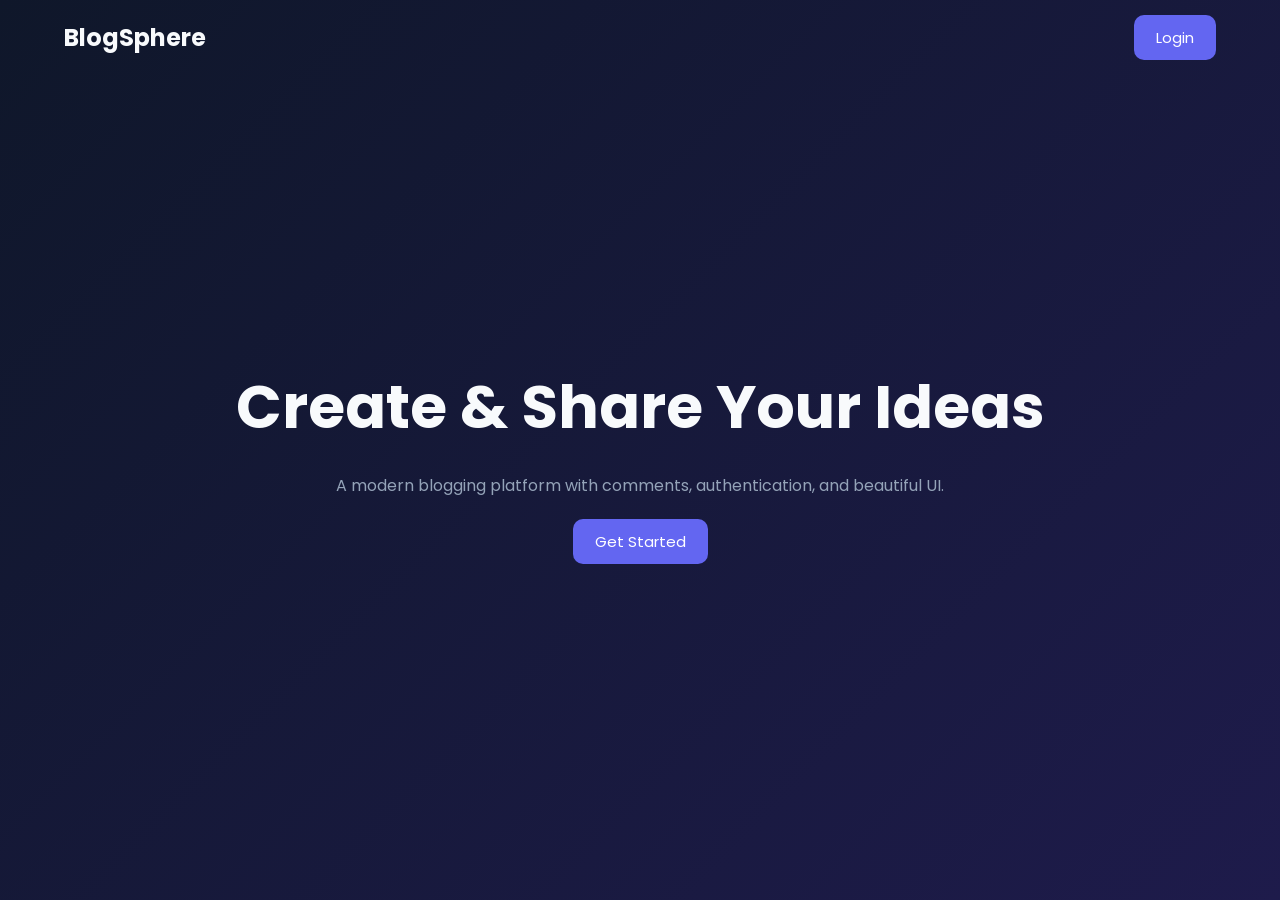
<file: index.html>
<html lang="en">
<head>
  <meta charset="UTF-8" />
  <meta name="viewport" content="width=device-width, initial-scale=1.0"/>
  <title>BlogSphere</title>
<link rel="preconnect" href="https://fonts.googleapis.com">
<link href="https://fonts.googleapis.com/css2?family=Poppins:wght@300;400;500;600;700&display=swap" rel="stylesheet">
<!DOCTYPE html>
  <link rel="stylesheet" href="css/style.css">

  <link rel="preconnect" href="https://fonts.googleapis.com">
  <link href="https://fonts.googleapis.com/css2?family=Poppins:wght@300;400;500;600;700&display=swap" rel="stylesheet">
</head>

<body>

  <nav class="navbar">
    <div class="container">
      <h2>BlogSphere</h2>

      <div>
        <a href="login.html" class="btn">Login</a>
      </div>
    </div>
  </nav>

  <section class="hero">
    <div class="container hero-content">
      <h1>Create & Share Your Ideas</h1>

      <p>
        A modern blogging platform with comments,
        authentication, and beautiful UI.
      </p>

      <a href="register.html" class="btn">
        Get Started
      </a>
    </div>
  </section>

</body>
</html>
</file>
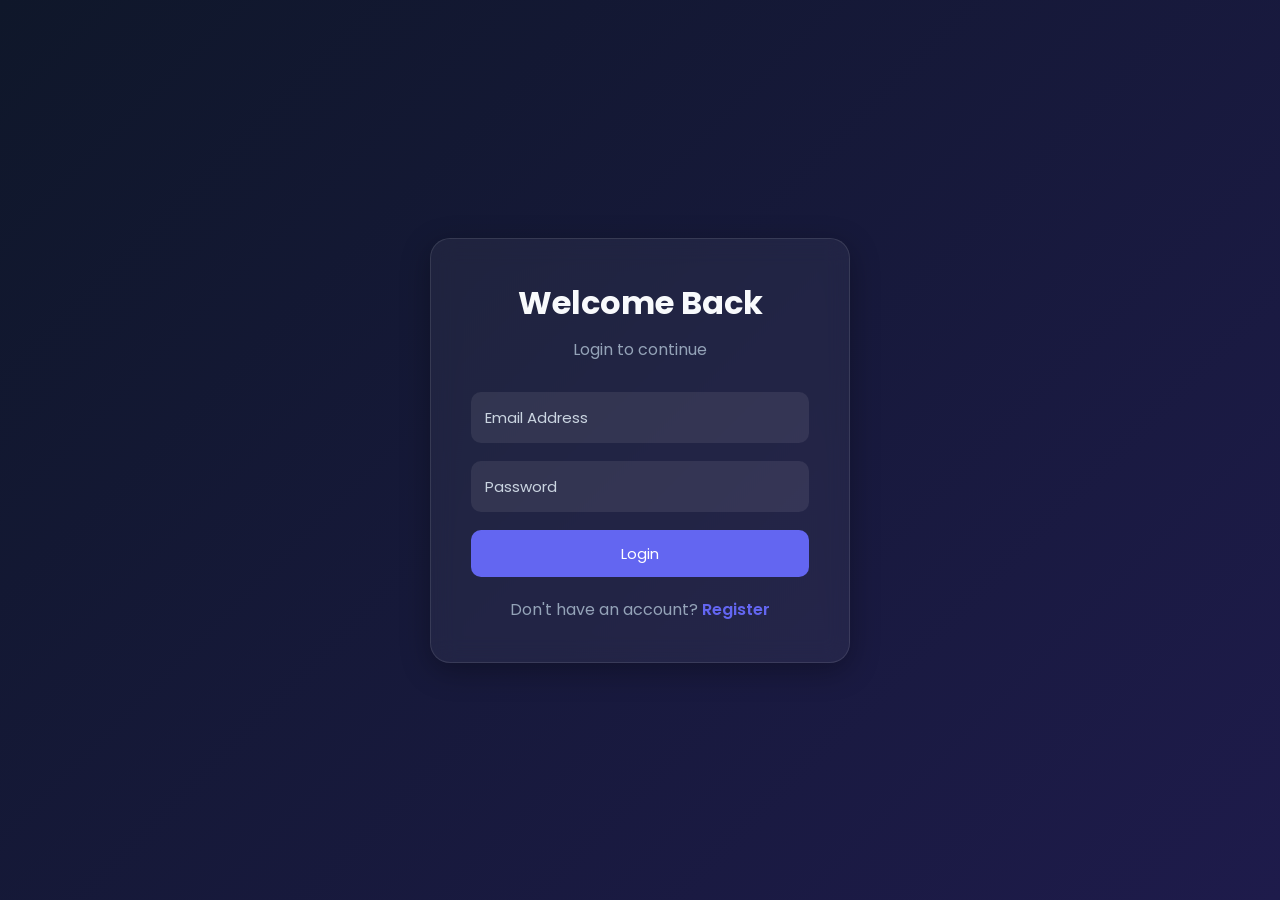
<file: dashboard.html>
<link rel="preconnect" href="https://fonts.googleapis.com">
<link href="https://fonts.googleapis.com/css2?family=Poppins:wght@300;400;500;600;700&display=swap" rel="stylesheet">
<!DOCTYPE html>
<html lang="en">
<head>
  <meta charset="UTF-8">
  <meta name="viewport" content="width=device-width, initial-scale=1.0">

  <title>Dashboard - BlogSphere</title>

  <link rel="stylesheet" href="css/style.css">
  <link rel="stylesheet" href="css/dashboard.css">

  <link rel="preconnect" href="https://fonts.googleapis.com">
  <link href="https://fonts.googleapis.com/css2?family=Poppins:wght@300;400;500;600;700&display=swap" rel="stylesheet">
</head>

<body>

  <!-- NAVBAR -->
  <nav class="dashboard-nav">

    <div class="container nav-content">

      <h2>BlogSphere</h2>

      <div class="nav-right">

        <span id="welcomeUser"></span>

        <button class="btn logout-btn" id="logoutBtn">
          Logout
        </button>

      </div>

    </div>

  </nav>


<section class="profile-section container">

  <div class="profile-card">

    <div class="profile-left">

      <div class="profile-avatar">
        👤
      </div>

      <div>

        <h2 id="profileName"></h2>

        <p>Content Creator</p>

      </div>

    </div>

    <div class="profile-stats">

      <div>
        <h3 id="totalPosts">0</h3>
        <span>Posts</span>
      </div>

      <div>
        <h3 id="totalLikes">0</h3>
        <span>Likes</span>
      </div>

    </div>

  </div>

</section>
  <!-- CREATE POST -->
  <section class="create-post-section container">

    <div class="create-post-card">

      <h2>Create Blog Post</h2>

      <form id="postForm">

        <input
          type="text"
          id="postTitle"
          placeholder="Post Title"
          required
        >

        <textarea
          id="postContent"
          rows="6"
          placeholder="Write your content..."
          required
        ></textarea>
        <div class="upload-area">

  <label for="postImage" class="upload-label">

    <div class="upload-content">

      <div class="upload-icon">
        📷
      </div>

      <h3>Upload Photo</h3>

      <p>
        Drag & drop or click to upload image
      </p>

    </div>

  </label>

  <input
    type="file"
    id="postImage"
    accept="image/*"
    hidden
  >

  <img id="imagePreview">

</div>
        <button type="submit" class="btn">
          Publish Post
        </button>

      </form>

    </div>

  </section>



  <!-- POSTS -->
  <section class="posts-section container">

    <div class="posts-header">

  <h2 class="section-title">
    Latest Posts
  </h2>

  <input
    type="text"
    id="searchInput"
    placeholder="Search posts..."
  >

</div>
 <div id="postsContainer" class="posts-grid"></div>
  </section>
<footer class="dashboard-footer">

  <div class="container">

    <h2>BlogSphere</h2>

    <p>
      © 2026 BlogSphere. Built with ❤️ by Praneeth Reddy
    </p>

  </div>

</footer>
<script src="js/main.js"></script>
  <script src="js/dashboard.js"></script>

</body>
</html>
</file>
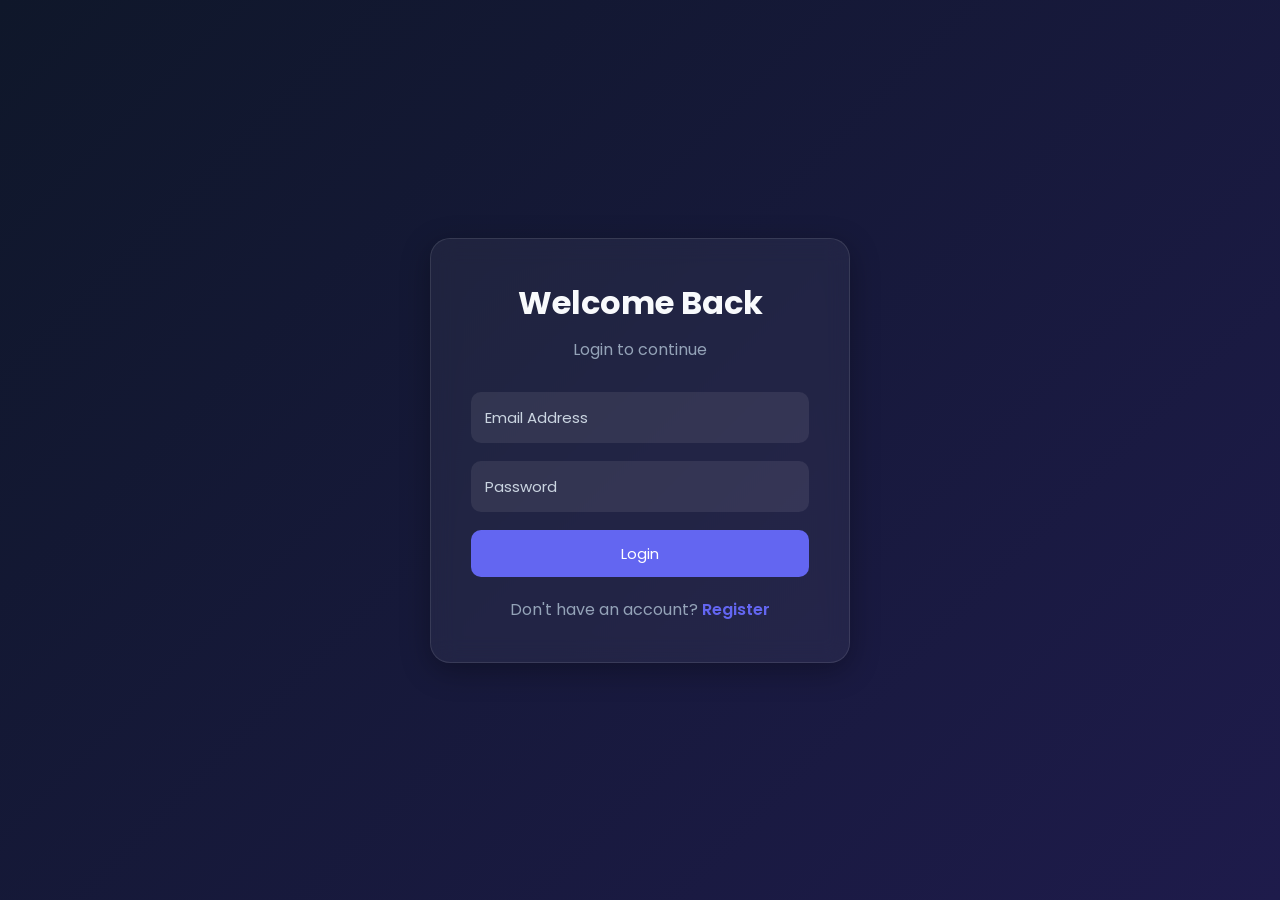
<file: login.html>
<link rel="preconnect" href="https://fonts.googleapis.com">
<link href="https://fonts.googleapis.com/css2?family=Poppins:wght@300;400;500;600;700&display=swap" rel="stylesheet">
<!DOCTYPE html>
<html lang="en">
<head>
  <meta charset="UTF-8">
  <meta name="viewport" content="width=device-width, initial-scale=1.0">

  <title>Login - BlogSphere</title>

  <link rel="stylesheet" href="css/style.css">
  <link rel="stylesheet" href="css/auth.css">

  <link rel="preconnect" href="https://fonts.googleapis.com">
  <link href="https://fonts.googleapis.com/css2?family=Poppins:wght@300;400;500;600;700&display=swap" rel="stylesheet">
</head>

<body>

  <div class="auth-container">

    <form class="auth-card" id="loginForm">

      <h1>Welcome Back</h1>

      <p>Login to continue</p>

      <input 
        type="email"
        id="loginEmail"
        placeholder="Email Address"
        required
      >

      <input 
        type="password"
        id="loginPassword"
        placeholder="Password"
        required
      >

      <button type="submit" class="btn">
        Login
      </button>

      <div class="auth-link">
        Don't have an account?
        <a href="register.html">Register</a>
      </div>

    </form>

  </div>
<script src="js/main.js"></script>
  <script src="js/auth.js"></script>

</body>
</html>
</file>
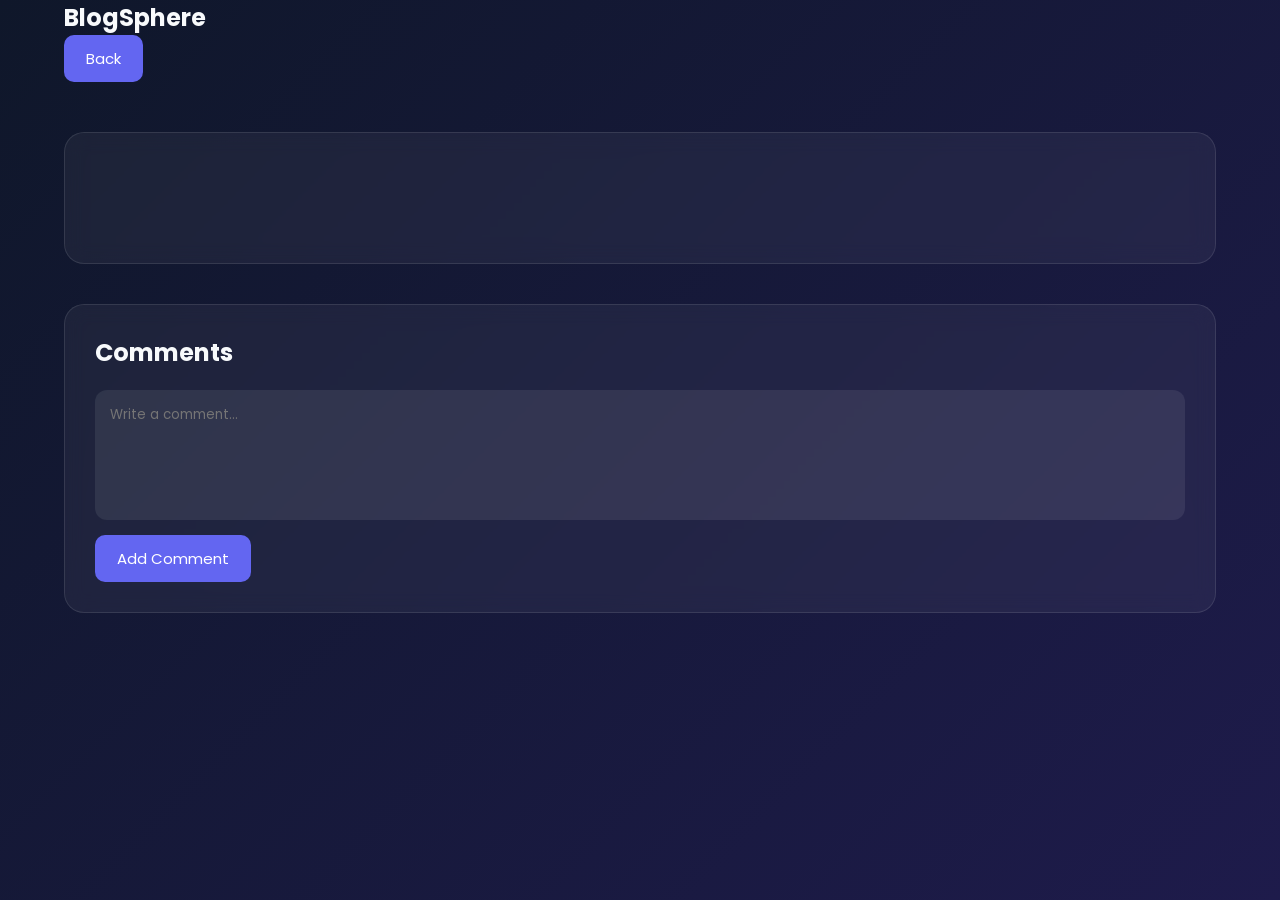
<file: post.html>
<link rel="preconnect" href="https://fonts.googleapis.com">
<link href="https://fonts.googleapis.com/css2?family=Poppins:wght@300;400;500;600;700&display=swap" rel="stylesheet">
<!DOCTYPE html>
<html lang="en">
<head>
  <meta charset="UTF-8">
  <meta name="viewport" content="width=device-width, initial-scale=1.0">

  <title>Post - BlogSphere</title>

  <link rel="stylesheet" href="css/style.css">
  <link rel="stylesheet" href="css/post.css">

  <link rel="preconnect" href="https://fonts.googleapis.com">
  <link href="https://fonts.googleapis.com/css2?family=Poppins:wght@300;400;500;600;700&display=swap" rel="stylesheet">
</head>

<body>

  <!-- NAVBAR -->
  <nav class="dashboard-nav">

    <div class="container nav-content">

      <h2>
        <a href="dashboard.html">BlogSphere</a>
      </h2>

      <button class="btn" id="backBtn">
        Back
      </button>

    </div>

  </nav>



  <!-- POST DETAILS -->
  <section class="container post-section">

    <div class="post-wrapper">

      <h1 id="postTitle"></h1>

      <div class="post-meta">

        <span id="postAuthor"></span>

        <span id="postDate"></span>

      </div>

      <p id="postContent"></p>

    </div>



    <!-- COMMENTS -->
    <div class="comments-wrapper">

      <h2>Comments</h2>

      <form id="commentForm">

        <textarea
          id="commentInput"
          rows="5"
          placeholder="Write a comment..."
          required
        ></textarea>

        <button class="btn" type="submit">
          Add Comment
        </button>

      </form>

      <div id="commentsContainer"></div>

    </div>

  </section>
<script src="js/main.js"></script>
  <script src="js/post.js"></script>

</body>
</html>
</file>
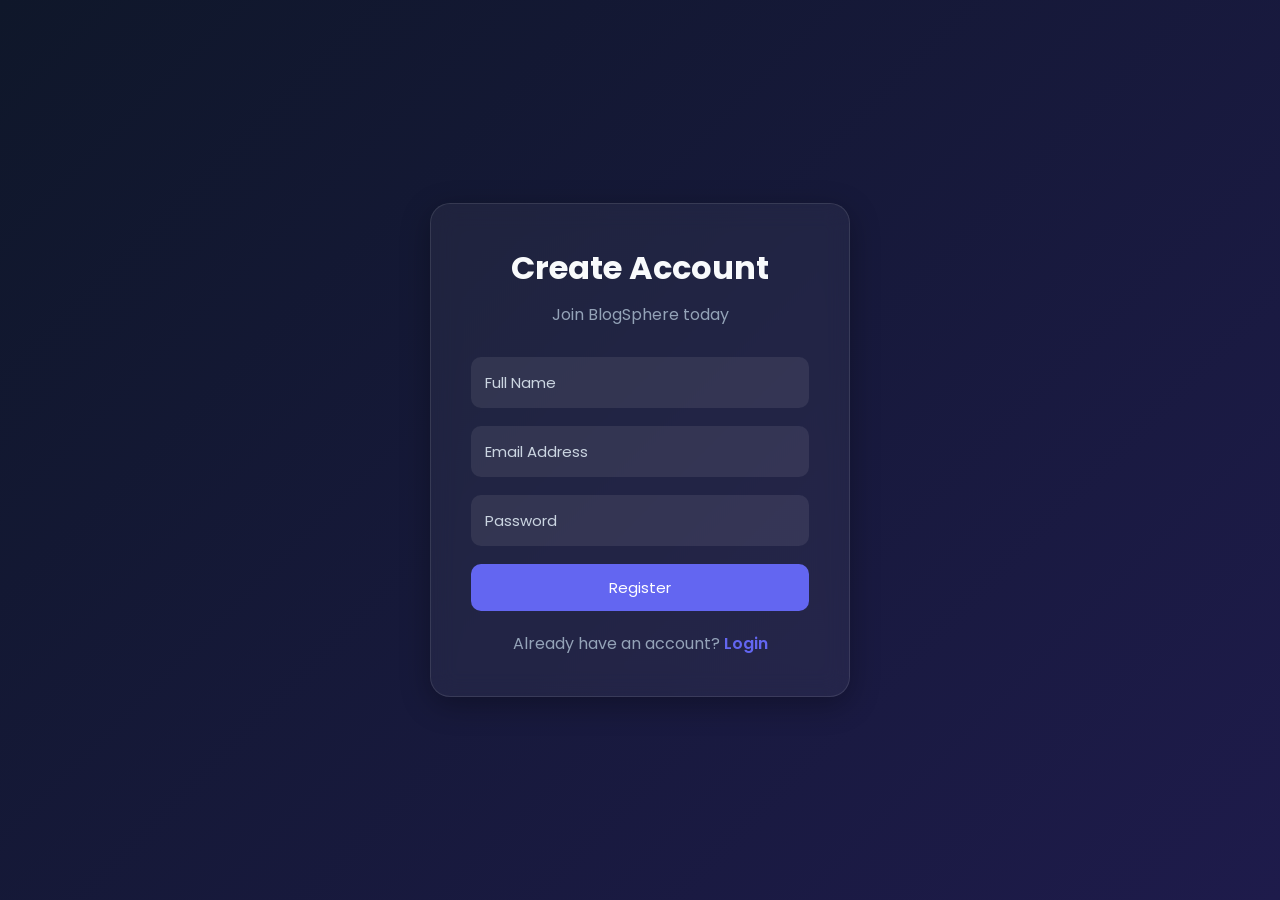
<file: register.html>
<link rel="preconnect" href="https://fonts.googleapis.com">
<link href="https://fonts.googleapis.com/css2?family=Poppins:wght@300;400;500;600;700&display=swap" rel="stylesheet">
<!DOCTYPE html>
<html lang="en">
<head>
  <meta charset="UTF-8">
  <meta name="viewport" content="width=device-width, initial-scale=1.0">
  <title>Register - BlogSphere</title>

  <link rel="stylesheet" href="css/style.css">
  <link rel="stylesheet" href="css/auth.css">

  <link rel="preconnect" href="https://fonts.googleapis.com">
  <link href="https://fonts.googleapis.com/css2?family=Poppins:wght@300;400;500;600;700&display=swap" rel="stylesheet">
</head>

<body>

  <div class="auth-container">

    <form class="auth-card" id="registerForm">

      <h1>Create Account</h1>

      <p>Join BlogSphere today</p>

      <input 
        type="text"
        id="name"
        placeholder="Full Name"
        required
      >

      <input 
        type="email"
        id="email"
        placeholder="Email Address"
        required
      >

      <input 
        type="password"
        id="password"
        placeholder="Password"
        required
      >

      <button type="submit" class="btn">
        Register
      </button>

      <div class="auth-link">
        Already have an account?
        <a href="login.html">Login</a>
      </div>

    </form>

  </div>
<script src="js/main.js"></script>
  <script src="js/auth.js"></script>

</body>
</html>
</file>
<file: css/style.css>
:root{
  --bg:#0f172a;
  --card:#1e293b;
  --primary:#6366f1;
  --secondary:#8b5cf6;
  --text:#f8fafc;
  --muted:#94a3b8;
  --danger:#ef4444;
  --success:#22c55e;
}

*{
  margin:0;
  padding:0;
  box-sizing:border-box;
  font-family:'Poppins',sans-serif;
}

body{
  background:linear-gradient(135deg,#0f172a,#1e1b4b);
  color:var(--text);
  min-height:100vh;
}

a{
  text-decoration:none;
  color:inherit;
}

.container{
  width:90%;
  max-width:1200px;
  margin:auto;
}

.btn{
  padding:12px 22px;
  border:none;
  border-radius:10px;
  cursor:pointer;
  font-size:15px;
  transition:.3s;
  background:var(--primary);
  color:white;
}

.btn:hover{
  transform:translateY(-2px);
  background:var(--secondary);
}

.card{
  background:rgba(255,255,255,0.05);
  backdrop-filter:blur(10px);
  border:1px solid rgba(255,255,255,0.1);
  border-radius:20px;
}
.navbar{
  padding:20px 0;
}

.navbar .container{
  display:flex;
  justify-content:space-between;
  align-items:center;
}

.hero{
  display:flex;
  align-items:center;
  justify-content:center;
  height:85vh;
  text-align:center;
}

.hero-content h1{
  font-size:60px;
  margin-bottom:20px;
}

.hero-content p{
  color:var(--muted);
  max-width:700px;
  margin:auto;
  margin-bottom:30px;
  line-height:1.7;
}
.toast{
  position:fixed;
  top:30px;
  right:30px;
  background:#22c55e;
  color:white;
  padding:15px 25px;
  border-radius:10px;
  z-index:999;
  animation:slideIn .3s ease;
}

@keyframes slideIn{
  from{
    transform:translateX(100%);
    opacity:0;
  }
  to{
    transform:translateX(0);
    opacity:1;
  }
}
</file>
<file: css/dashboard.css>
.dashboard-nav{
  padding:20px 0;
  border-bottom:1px solid rgba(255,255,255,0.1);
  backdrop-filter:blur(10px);
}

.nav-content{
  display:flex;
  justify-content:space-between;
  align-items:center;
}

.nav-right{
  display:flex;
  align-items:center;
  gap:20px;
}

#welcomeUser{
  color:#cbd5e1;
}

.create-post-section{
  padding:50px 0;
}

.create-post-card{
  background:rgba(255,255,255,0.05);
  border:1px solid rgba(255,255,255,0.1);
  padding:30px;
  border-radius:20px;
  backdrop-filter:blur(10px);
}

.create-post-card h2{
  margin-bottom:20px;
}

#createPostForm{
  display:flex;
  flex-direction:column;
}

.create-post-card input,
.create-post-card textarea{
  width:100%;
  padding:15px;
  margin-bottom:20px;
  border:none;
  outline:none;
  border-radius:12px;
  background:rgba(255,255,255,0.08);
  color:white;
  font-size:15px;
}

.create-post-card textarea{
  resize:none;
}

.posts-section{
  padding-bottom:60px;
}

.section-title{
  margin-bottom:30px;
}

.posts-grid{
  display:grid;
  grid-template-columns:repeat(auto-fit,minmax(320px,1fr));
  gap:25px;
}

.post-card{
  padding:25px;
  border-radius:20px;
  background:rgba(255,255,255,0.05);
  border:1px solid rgba(255,255,255,0.1);
  backdrop-filter:blur(10px);
  transition:.3s;
}

.post-card:hover{
  transform:translateY(-5px);
}

.post-card h3{
  margin-bottom:15px;
}

.post-card p{
  color:#cbd5e1;
  line-height:1.7;
  margin-bottom:20px;
}

.post-actions{
  display:flex;
  gap:10px;
}

.delete-btn{
  background:#ef4444;
}

.edit-btn{
  background:#f59e0b;
}

.empty-post{
  text-align:center;
  color:#cbd5e1;
  margin-top:30px;
}
.posts-header{
  display:flex;
  justify-content:space-between;
  align-items:center;
  gap:20px;
  margin-bottom:30px;
  flex-wrap:wrap;
}

#searchInput{
  padding:14px;
  border:none;
  outline:none;
  border-radius:12px;
  width:300px;
  background:rgba(255,255,255,0.08);
  color:white;
}

#searchInput::placeholder{
  color:#cbd5e1;
}
.dashboard-footer{
  padding:40px 0;
  border-top:1px solid rgba(255,255,255,0.1);
  text-align:center;
  margin-top:50px;
}

.dashboard-footer h2{
  margin-bottom:10px;
}

.dashboard-footer p{
  color:#cbd5e1;
}
@media(max-width:768px){

  .nav-content{
    flex-direction:column;
    gap:20px;
  }

  .hero-content h1{
    font-size:40px;
  }

  .post-wrapper h1{
    font-size:30px;
  }

  .posts-header{
    flex-direction:column;
    align-items:stretch;
  }

  #searchInput{
    width:100%;
  }

}
.upload-area{
  margin-bottom:25px;
}

.upload-label{
  width:100%;
  display:block;
  border:2px dashed rgba(255,255,255,0.2);
  border-radius:20px;
  padding:40px 20px;
  cursor:pointer;
  transition:.3s;
  background:rgba(255,255,255,0.03);
}

.upload-label:hover{
  border-color:#6366f1;
  background:rgba(99,102,241,0.08);
  transform:translateY(-2px);
}

.upload-content{
  text-align:center;
}

.upload-icon{
  font-size:50px;
  margin-bottom:15px;
}

.upload-content h3{
  margin-bottom:10px;
  font-size:22px;
}

.upload-content p{
  color:#cbd5e1;
}

#imagePreview{
  width:100%;
  max-height:400px;
  object-fit:cover;
  border-radius:20px;
  margin-top:20px;
  display:none;
  border:1px solid rgba(255,255,255,0.1);
}

.post-card img{
  width:100%;
  height:220px;
  object-fit:cover;
  border-radius:15px;
  margin-bottom:15px;
}
#imagePreview{
  width:100%;
  max-height:400px;
  object-fit:cover;
  border-radius:15px;
  margin-bottom:20px;
  border:1px solid rgba(255,255,255,0.1);
}

.post-card img{
  width:100%;
  height:220px;
  object-fit:cover;
  border-radius:15px;
  margin-bottom:15px;
}
.post-card img{
  width:100%;
  height:220px;
  object-fit:cover;
  border-radius:15px;
  margin-bottom:15px;
}

#imagePreview{
  width:100%;
  max-height:400px;
  object-fit:cover;
  border-radius:15px;
  margin-bottom:20px;
}
.like-btn{
  background:#e11d48;
}

.save-btn{
  background:#0ea5e9;
}

.post-actions{
  display:flex;
  flex-wrap:wrap;
  gap:10px;
}
.profile-section{
  margin-top:40px;
}

.profile-card{
  background:rgba(255,255,255,0.05);
  border:1px solid rgba(255,255,255,0.1);
  border-radius:20px;
  padding:25px;
  display:flex;
  justify-content:space-between;
  align-items:center;
  flex-wrap:wrap;
  gap:20px;
  backdrop-filter:blur(10px);
}

.profile-left{
  display:flex;
  align-items:center;
  gap:20px;
}

.profile-avatar{
  width:80px;
  height:80px;
  border-radius:50%;
  background:#6366f1;
  display:flex;
  align-items:center;
  justify-content:center;
  font-size:35px;
}

.profile-stats{
  display:flex;
  gap:40px;
}

.profile-stats div{
  text-align:center;
}

.profile-stats span{
  color:#cbd5e1;
}
</file>
<file: css/auth.css>
.auth-container{
  display:flex;
  justify-content:center;
  align-items:center;
  min-height:100vh;
  padding:20px;
}

.auth-card{
  width:100%;
  max-width:420px;
  padding:40px;
  border-radius:20px;
  background:rgba(255,255,255,0.05);
  backdrop-filter:blur(12px);
  border:1px solid rgba(255,255,255,0.1);
  box-shadow:0 8px 30px rgba(0,0,0,0.3);
}

.auth-card h1{
  text-align:center;
  margin-bottom:10px;
}

.auth-card p{
  text-align:center;
  color:var(--muted);
  margin-bottom:30px;
}

.auth-card input{
  width:100%;
  padding:14px;
  margin-bottom:18px;
  border:none;
  outline:none;
  border-radius:10px;
  background:rgba(255,255,255,0.08);
  color:white;
  font-size:15px;
}

.auth-card input::placeholder{
  color:#cbd5e1;
}

.auth-card button{
  width:100%;
}

.auth-link{
  text-align:center;
  margin-top:20px;
  color:var(--muted);
}

.auth-link a{
  color:var(--primary);
  font-weight:600;
}
</file>
<file: css/post.css>
.post-section{
  padding:50px 0;
}

.post-wrapper{
  background:rgba(255,255,255,0.05);
  border:1px solid rgba(255,255,255,0.1);
  padding:40px;
  border-radius:20px;
  margin-bottom:40px;
  backdrop-filter:blur(10px);
}

.post-wrapper h1{
  margin-bottom:20px;
  font-size:40px;
}

.post-meta{
  display:flex;
  gap:20px;
  color:#cbd5e1;
  margin-bottom:30px;
}

.post-wrapper p{
  line-height:1.9;
  color:#e2e8f0;
}

.comments-wrapper{
  background:rgba(255,255,255,0.05);
  border:1px solid rgba(255,255,255,0.1);
  padding:30px;
  border-radius:20px;
  backdrop-filter:blur(10px);
}

.comments-wrapper h2{
  margin-bottom:20px;
}

#commentForm textarea{
  width:100%;
  padding:15px;
  border:none;
  outline:none;
  border-radius:12px;
  resize:none;
  margin-bottom:15px;
  background:rgba(255,255,255,0.08);
  color:white;
}

.comment-card{
  margin-top:20px;
  padding:20px;
  border-radius:15px;
  background:rgba(255,255,255,0.05);
  border:1px solid rgba(255,255,255,0.08);
}

.comment-card h4{
  margin-bottom:10px;
}

.comment-card p{
  color:#cbd5e1;
  line-height:1.7;
}
</file>
